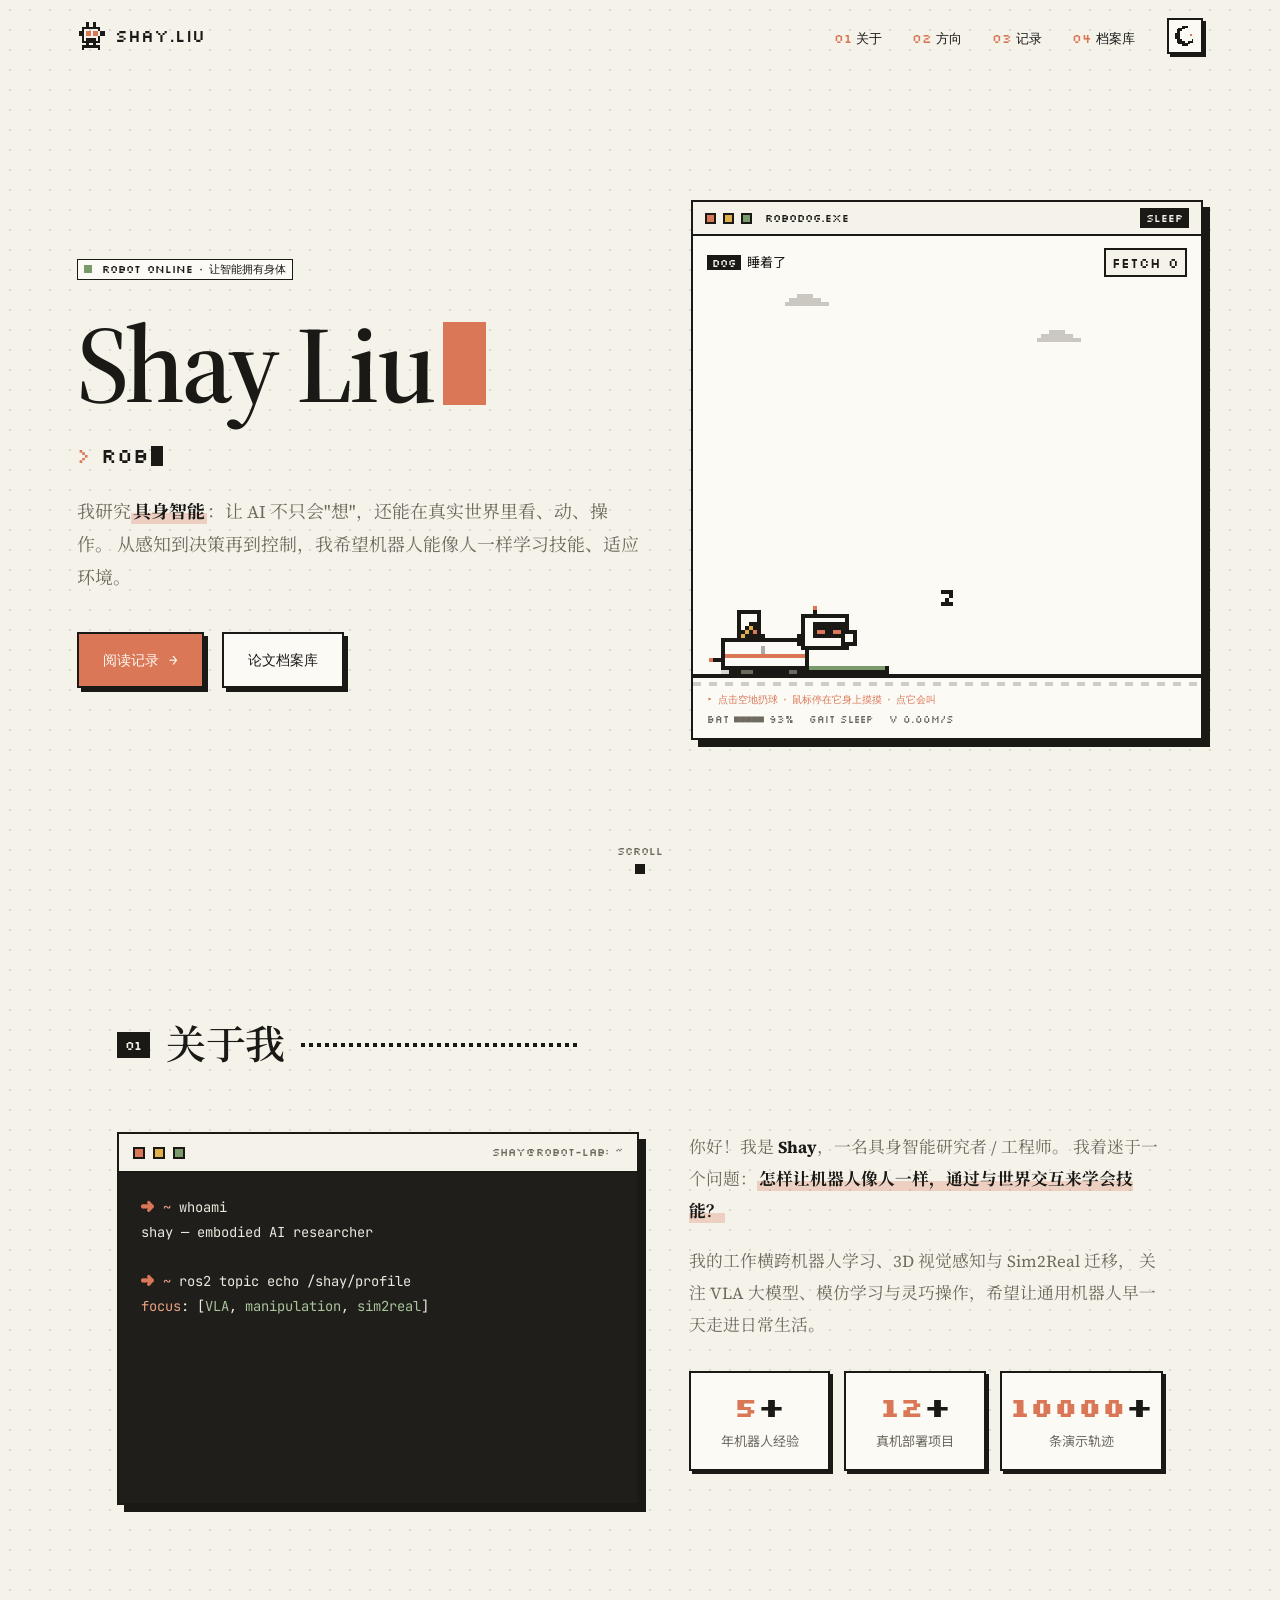
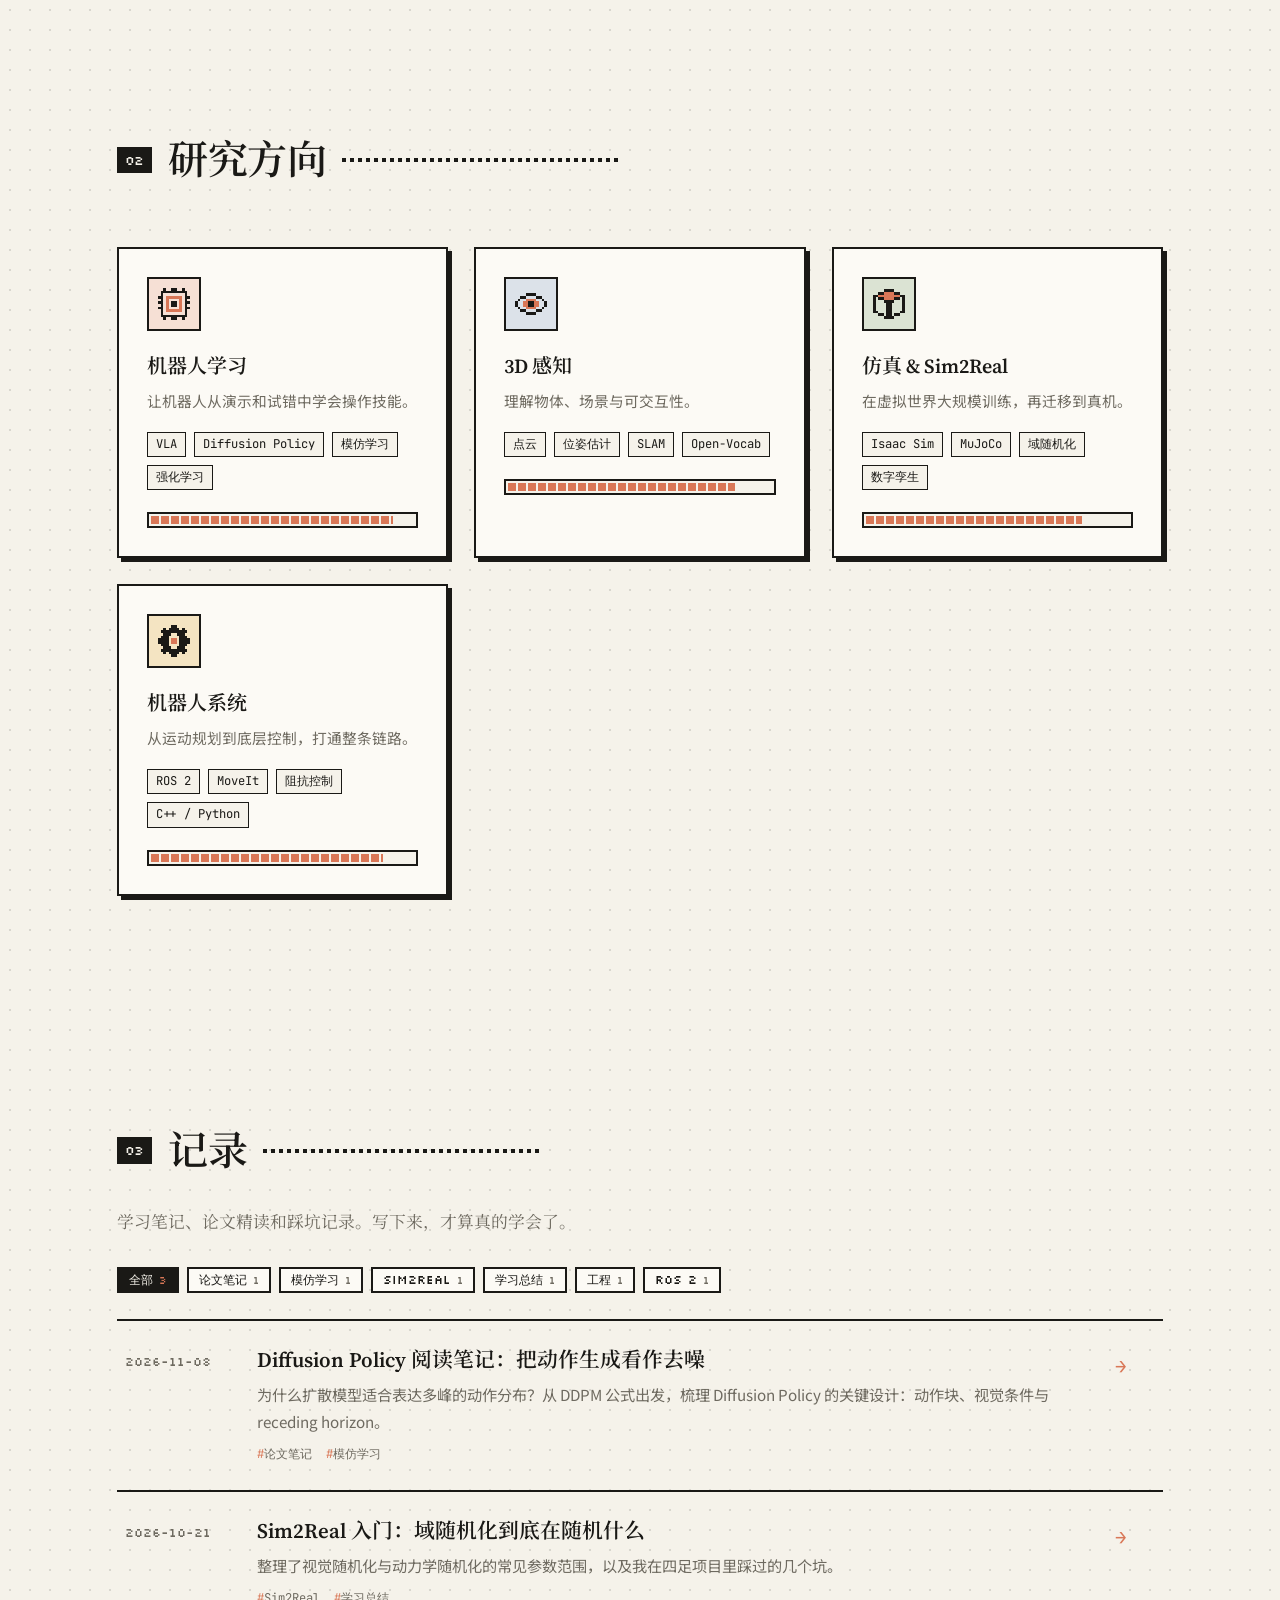
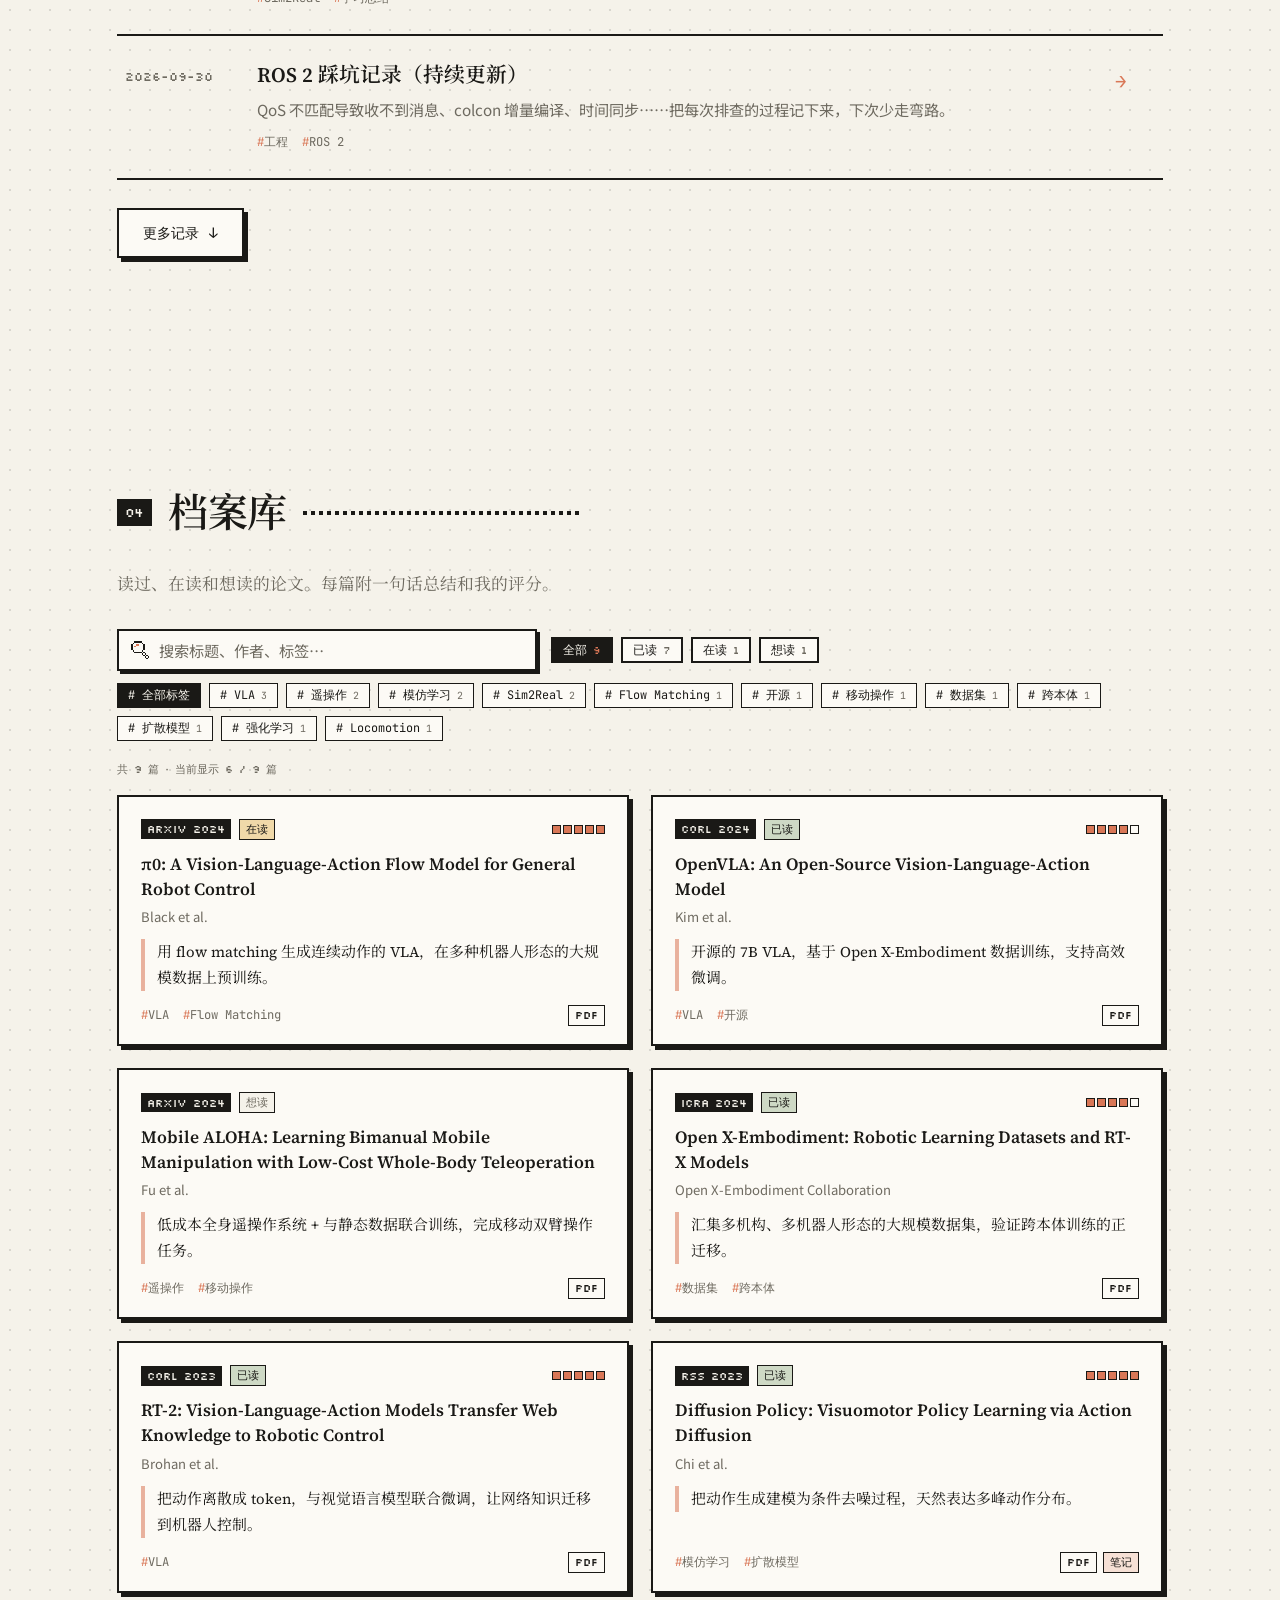
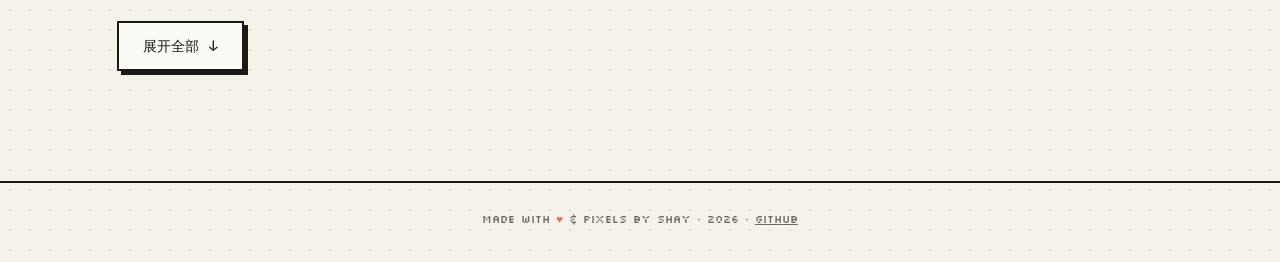
<file: index.html>
<!DOCTYPE html>
<html lang="zh-CN">
<head>
  <meta charset="UTF-8" />
  <meta name="viewport" content="width=device-width, initial-scale=1.0" />
  <title>Shay Liu · 具身智能</title>
  <meta name="description" content="Shay Liu 的个人主页 —— 具身智能 / 机器人学习" />
  <link rel="preconnect" href="https://fonts.googleapis.com" />
  <link rel="preconnect" href="https://fonts.gstatic.com" crossorigin />
  <link href="https://fonts.googleapis.com/css2?family=Silkscreen:wght@400;700&family=Source+Serif+4:opsz,wght@8..60,400;8..60,600&family=Noto+Serif+SC:wght@500;700&family=Noto+Sans+SC:wght@400;500;700&family=JetBrains+Mono:wght@400;600&display=swap" rel="stylesheet" />
  <link rel="stylesheet" href="style.css" />
  <link rel="stylesheet" href="admin.css" />
  <script src="theme.js"></script>
</head>
<body>
  <!-- 导航 -->
  <header class="nav" id="nav">
    <a href="#home" class="logo"><i class="px-icon" data-icon="robot"></i>SHAY.LIU</a>
    <div class="nav-right">
      <nav>
        <button class="menu-btn" id="menuBtn" aria-label="菜单"><span></span><span></span></button>
        <ul id="menu">
          <li><a href="#about"><i>01</i>关于</a></li>
          <li><a href="#skills"><i>02</i>方向</a></li>
          <li><a href="#notes"><i>03</i>记录</a></li>
          <li><a href="#archive"><i>04</i>档案库</a></li>
        </ul>
      </nav>
      <button class="theme-btn" id="themeBtn" aria-label="切换明暗主题" title="切换明暗主题"><i class="px-icon" data-icon="moon"></i></button>
    </div>
  </header>

  <main>
    <!-- Hero -->
    <section class="hero" id="home">
      <div class="hero-inner">
        <p class="status"><span class="dot"></span>Robot online · 让智能拥有身体</p>
        <h1 class="name">Shay Liu<span class="cursor"></span></h1>
        <h2 class="role"><span class="prompt">&gt;</span> <span id="typed"></span><span class="caret"></span></h2>
        <p class="lead">
          我研究<b class="mark">具身智能</b>：让 AI 不只会"想"，还能在真实世界里看、动、操作。
          从感知到决策再到控制，我希望机器人能像人一样学习技能、适应环境。
        </p>
        <div class="cta">
          <a href="#notes" class="btn primary">阅读记录 <span>→</span></a>
          <a href="#archive" class="btn ghost">论文档案库</a>
        </div>
      </div>

      <!-- 首屏互动：像素机器狗（逻辑见 dog.js） -->
      <div class="arm-panel" aria-hidden="true">
        <div class="win-bar"><span class="sq"></span><span class="sq"></span><span class="sq"></span><b>robodog.exe</b><em id="dogMode">STAND</em></div>
        <div class="hud-task"><span><span class="k">DOG</span><span id="dogStatus">—</span></span><b id="dogScore">FETCH 0</b></div>
        <canvas id="dog"></canvas>
        <div class="hud-hint" id="dogHint">▸ 点击空地扔球 · 鼠标停在它身上摸摸 · 点它会叫</div>
        <div class="hud-foot" id="dogHud">—</div>
      </div>

      <a href="#about" class="scroll-hint" aria-label="向下滚动">scroll<span></span></a>
    </section>

    <!-- 关于 -->
    <section id="about" class="section">
      <h3 class="section-title reveal"><i>01</i>关于我<span class="line"></span></h3>
      <div class="about-grid">
        <div class="terminal reveal">
          <div class="term-bar">
            <span class="r"></span><span class="y"></span><span class="g"></span>
            <em>shay@robot-lab: ~</em>
          </div>
          <pre class="term-body" id="termBody"></pre>
        </div>
        <div class="about-side">
          <p class="reveal">
            你好！我是 <b>Shay</b>，一名具身智能研究者 / 工程师。
            我着迷于一个问题：<b class="mark">怎样让机器人像人一样，通过与世界交互来学会技能？</b>
          </p>
          <p class="reveal">
            我的工作横跨机器人学习、3D 视觉感知与 Sim2Real 迁移，
            关注 VLA 大模型、模仿学习与灵巧操作，希望让通用机器人早一天走进日常生活。
          </p>
          <div class="stats">
            <div class="stat reveal"><b data-count="5">0</b><span>年机器人经验</span></div>
            <div class="stat reveal"><b data-count="12">0</b><span>真机部署项目</span></div>
            <div class="stat reveal"><b data-count="10000">0</b><span>条演示轨迹</span></div>
          </div>
        </div>
      </div>
    </section>

    <!-- 研究方向 -->
    <section id="skills" class="section">
      <h3 class="section-title reveal"><i>02</i>研究方向<span class="line"></span></h3>
      <div class="skill-grid">
        <div class="card skill reveal">
          <div class="icon"><i class="px-icon" data-icon="chip"></i></div>
          <h4>机器人学习</h4>
          <p>让机器人从演示和试错中学会操作技能。</p>
          <ul class="tags"><li>VLA</li><li>Diffusion Policy</li><li>模仿学习</li><li>强化学习</li></ul>
          <div class="bar"><span style="--w:92%"></span></div>
        </div>
        <div class="card skill reveal">
          <div class="icon"><i class="px-icon" data-icon="eye"></i></div>
          <h4>3D 感知</h4>
          <p>理解物体、场景与可交互性。</p>
          <ul class="tags"><li>点云</li><li>位姿估计</li><li>SLAM</li><li>Open-Vocab</li></ul>
          <div class="bar"><span style="--w:86%"></span></div>
        </div>
        <div class="card skill reveal">
          <div class="icon"><i class="px-icon" data-icon="cube"></i></div>
          <h4>仿真 &amp; Sim2Real</h4>
          <p>在虚拟世界大规模训练，再迁移到真机。</p>
          <ul class="tags"><li>Isaac Sim</li><li>MuJoCo</li><li>域随机化</li><li>数字孪生</li></ul>
          <div class="bar"><span style="--w:82%"></span></div>
        </div>
        <div class="card skill reveal">
          <div class="icon"><i class="px-icon" data-icon="gear"></i></div>
          <h4>机器人系统</h4>
          <p>从运动规划到底层控制，打通整条链路。</p>
          <ul class="tags"><li>ROS 2</li><li>MoveIt</li><li>阻抗控制</li><li>C++ / Python</li></ul>
          <div class="bar"><span style="--w:88%"></span></div>
        </div>
      </div>
    </section>

    <!-- 记录：学习笔记 / 写作（内容见 content/notes/） -->
    <section id="notes" class="section">
      <h3 class="section-title reveal"><i>03</i>记录<span class="line"></span></h3>
      <p class="section-desc reveal">学习笔记、论文精读和踩坑记录。写下来，才算真的学会了。</p>
      <div class="filter-bar reveal" id="noteTags"></div>
      <ol class="note-list" id="noteList"><li class="empty">加载中…</li></ol>
      <button class="btn ghost more-btn" id="noteMore" hidden>更多记录 <span>↓</span></button>
    </section>

    <!-- 档案库：读过的论文（内容见 content/papers.json） -->
    <section id="archive" class="section">
      <h3 class="section-title reveal"><i>04</i>档案库<span class="line"></span></h3>
      <p class="section-desc reveal">读过、在读和想读的论文。每篇附一句话总结和我的评分。</p>
      <div class="archive-tools reveal">
        <label class="search"><i class="px-icon" data-icon="search"></i><input id="paperSearch" type="search" placeholder="搜索标题、作者、标签…" autocomplete="off" /></label>
        <div class="filter-bar" id="paperStatus"></div>
      </div>
      <div class="filter-bar tag-bar reveal" id="paperTags"></div>
      <p class="archive-count" id="paperCount"></p>
      <div class="paper-list" id="paperList"></div>
      <button class="btn ghost more-btn" id="paperMore" hidden>展开全部 <span>↓</span></button>
    </section>
  </main>

  <footer>
    <p>Made with <span class="heart">♥</span> &amp; pixels by Shay · <span id="year"></span> · <a href="https://github.com/ShayLyu" target="_blank" rel="noopener">GitHub</a></p>
  </footer>

  <script src="main.js"></script>
  <script src="dog.js"></script>
  <script src="admin.js"></script>
  <script src="content.js"></script>
</body>
</html>
</file>
<file: style.css>
/* =========================================================
 * 像素简约风格
 * 颜色变量值为 "R, G, B"，由 theme.js 在运行时按主题覆盖
 * ========================================================= */
:root {
  --paper-rgb: 245, 242, 234;   /* 背景：暖白纸 */
  --surface-rgb: 252, 250, 245; /* 卡片 */
  --ink-rgb: 26, 25, 22;        /* 墨色：文字 / 边框 */
  --muted-rgb: 110, 106, 96;
  --c1: 217, 119, 87;           /* 赤陶橙：主强调色 */
  --c2: 122, 154, 108;          /* 鼠尾草绿 */
  --c3: 106, 140, 191;          /* 石板蓝 */
  --c4: 224, 176, 76;           /* 奶油黄 */
  --term-rgb: 31, 30, 27;
  --sh-rgb: 26, 25, 22;          /* 像素硬阴影 */

  --paper: rgb(var(--paper-rgb));
  --surface: rgb(var(--surface-rgb));
  --ink: rgb(var(--ink-rgb));
  --muted: rgb(var(--muted-rgb));
  --accent: rgb(var(--c1));
  --sage: rgb(var(--c2));
  --blue: rgb(var(--c3));
  --butter: rgb(var(--c4));
  --dot: rgba(var(--ink-rgb), .13);
  --sh: rgb(var(--sh-rgb));

  --px: "Silkscreen", "JetBrains Mono", monospace;
  --serif: "Source Serif 4", "Noto Serif SC", Georgia, serif;
  --sans: "Noto Sans SC", system-ui, sans-serif;
  --mono: "JetBrains Mono", ui-monospace, monospace;
  --shadow: 4px 4px 0 var(--sh);
  --shadow-lg: 7px 7px 0 var(--sh);
}

* { box-sizing: border-box; margin: 0; padding: 0; }
html { scroll-behavior: smooth; }
body {
  background-color: var(--paper);
  background-image: radial-gradient(var(--dot) 1px, transparent 1.2px);
  background-size: 20px 20px;
  color: var(--ink);
  font-family: var(--sans);
  line-height: 1.75;
  overflow-x: hidden;
  -webkit-font-smoothing: antialiased;
  transition: background-color .3s, color .3s;
}
a { color: inherit; text-decoration: none; }
ul, ol { list-style: none; }
::selection { background: var(--accent); color: var(--paper); }
.mono { font-family: var(--mono); }
.accent { color: var(--accent); }
.hl { color: var(--accent); font-weight: 600; }
.mark { background: linear-gradient(transparent 58%, rgba(var(--c1), .28) 58%); padding: 0 2px; }

/* ===== 像素图标（由 main.js 渲染为 SVG） ===== */
.px-icon { display: inline-block; }
.px-icon svg { display: block; width: 100%; height: 100%; shape-rendering: crispEdges; }
.px-icon .k { fill: var(--ink); }
.px-icon .o { fill: var(--accent); }

/* ===== 导航 ===== */
.nav {
  position: fixed; top: 0; left: 0; right: 0; z-index: 50;
  display: flex; justify-content: space-between; align-items: center;
  padding: 18px 6vw; transition: padding .2s, background-color .3s, border-color .2s;
  border-bottom: 2px solid transparent;
}
.nav.scrolled { padding: 12px 6vw; background: var(--paper); border-color: var(--ink); }
.logo { display: flex; align-items: center; gap: 10px; font-family: var(--px); font-size: 1.05rem; }
.logo .px-icon { width: 28px; height: 28px; }
.nav-right { display: flex; align-items: center; gap: 28px; }
.nav ul { display: flex; gap: 22px; }
.nav ul a { font-family: var(--px); font-size: .8rem; text-transform: uppercase; padding: 2px 4px; }
.nav ul a i { color: var(--accent); font-style: normal; margin-right: 4px; }
.nav ul a:hover { background: var(--ink); color: var(--paper); }
.theme-btn {
  width: 36px; height: 36px; display: grid; place-items: center; cursor: pointer; padding: 6px;
  background: var(--surface); border: 2px solid var(--ink); box-shadow: 3px 3px 0 var(--sh); color: var(--ink);
  transition: transform .1s, box-shadow .1s;
}
.theme-btn:hover { transform: translate(-1px, -1px); box-shadow: 4px 4px 0 var(--sh); }
.theme-btn:active { transform: translate(3px, 3px); box-shadow: 0 0 0 var(--sh); }
.theme-btn .px-icon { width: 20px; height: 20px; }
.menu-btn { display: none; background: none; border: 0; cursor: pointer; width: 30px; height: 22px; position: relative; z-index: 60; }
.menu-btn span { position: absolute; left: 0; right: 0; height: 4px; background: var(--ink); transition: .2s steps(3); }
.menu-btn span:first-child { top: 2px; }
.menu-btn span:last-child { bottom: 2px; }
.menu-btn.open span:first-child { top: 9px; transform: rotate(45deg); }
.menu-btn.open span:last-child { bottom: 9px; transform: rotate(-45deg); }

/* ===== 按钮 ===== */
.btn {
  display: inline-flex; align-items: center; gap: 10px;
  padding: 13px 24px; font-family: var(--px); font-size: .9rem; text-transform: uppercase;
  border: 2px solid var(--ink); box-shadow: var(--shadow);
  transition: transform .1s, box-shadow .1s, background-color .2s;
}
.btn:hover { transform: translate(-2px, -2px); box-shadow: 6px 6px 0 var(--sh); }
.btn:active { transform: translate(4px, 4px); box-shadow: 0 0 0 var(--sh); }
.btn.primary { background: var(--accent); color: #fffaf2; }
.btn.ghost { background: var(--surface); color: var(--ink); }
.btn.large { padding: 17px 34px; font-size: 1rem; }
.btn span { transition: transform .15s steps(2); }
.btn:hover span { transform: translateX(4px); }

/* ===== Hero ===== */
.hero {
  min-height: 100vh; display: grid; grid-template-columns: 1.1fr 1fr; gap: 4vw; align-items: center;
  padding: 120px 6vw 80px; position: relative;
}
.hero-inner { max-width: 720px; min-width: 0; }
.hero-inner > * { animation: pxIn .6s steps(5) both; }
.hero-inner > *:nth-child(2) { animation-delay: .08s; }
.hero-inner > *:nth-child(3) { animation-delay: .16s; }
.hero-inner > *:nth-child(4) { animation-delay: .24s; }
.hero-inner > *:nth-child(5) { animation-delay: .32s; }
@keyframes pxIn { from { opacity: 0; transform: translateY(16px); } }
.status {
  display: inline-flex; align-items: center; gap: 10px;
  font-family: var(--px); font-size: .74rem; text-transform: uppercase;
  padding: 6px 12px; background: var(--surface); border: 2px solid var(--ink);
}
.dot { width: 8px; height: 8px; background: var(--sage); animation: blink 1.2s steps(1) infinite; }
.name {
  font-family: var(--serif); font-weight: 600; letter-spacing: -.025em;
  font-size: clamp(3.2rem, 8.5vw, 6.8rem); line-height: 1; margin: 30px 0 18px;
}
.name .cursor { display: inline-block; width: .4em; height: .76em; margin-left: .08em; background: var(--accent); vertical-align: -.02em; animation: blink 1.1s steps(1) infinite; }
.role { font-family: var(--px); font-weight: 400; font-size: clamp(1rem, 2.2vw, 1.3rem); min-height: 2em; }
.role .prompt { color: var(--accent); }
.caret { display: inline-block; width: .6em; height: 1em; background: var(--ink); vertical-align: -.15em; margin-left: 2px; animation: blink 1s steps(1) infinite; }
@keyframes blink { 50% { opacity: 0; } }
.lead { font-family: var(--serif); max-width: 580px; color: var(--muted); font-size: 1.12rem; margin: 16px 0 38px; line-height: 1.85; }
.lead b { color: var(--ink); }
.cta { display: flex; gap: 18px; flex-wrap: wrap; }

.scroll-hint { position: absolute; bottom: 26px; left: 50%; transform: translateX(-50%); font-family: var(--px); font-size: .66rem; color: var(--muted); display: flex; flex-direction: column; align-items: center; gap: 4px; }
.scroll-hint span { width: 10px; height: 10px; background: var(--ink); animation: drop 1.2s steps(4) infinite; }
@keyframes drop { to { transform: translateY(12px); opacity: 0; } }

/* ===== 机械臂面板 ===== */
.arm-panel {
  position: relative; height: min(540px, 70vh); min-width: 0;
  background: var(--surface); border: 2px solid var(--ink); box-shadow: var(--shadow-lg);
  cursor: crosshair; touch-action: none; user-select: none; -webkit-user-select: none;
  animation: pxIn .7s .3s steps(5) both;
}
.arm-panel canvas { position: absolute; inset: 0; width: 100%; height: 100%; image-rendering: pixelated; }
.win-bar {
  position: absolute; top: 0; left: 0; right: 0; height: 34px; z-index: 1; pointer-events: none;
  display: flex; align-items: center; gap: 7px; padding: 0 12px;
  border-bottom: 2px solid var(--ink); background: var(--paper);
  font-family: var(--px); font-size: .7rem; text-transform: uppercase;
}
.win-bar .sq { width: 11px; height: 11px; border: 2px solid var(--ink); }
.win-bar .sq:nth-child(1) { background: var(--accent); }
.win-bar .sq:nth-child(2) { background: var(--butter); }
.win-bar .sq:nth-child(3) { background: var(--sage); }
.win-bar b { font-weight: 400; margin-left: 6px; white-space: nowrap; }
.win-bar em { margin-left: auto; font-style: normal; padding: 0 6px; background: var(--ink); color: var(--paper); white-space: nowrap; }
.win-bar em.manual { background: var(--accent); color: #fffaf2; }
.hud-task {
  position: absolute; top: 46px; left: 14px; right: 14px; z-index: 1; pointer-events: none;
  display: flex; justify-content: space-between; align-items: center; gap: 10px; font-size: .82rem;
}
.hud-task .k { font-family: var(--px); font-size: .7rem; padding: 0 5px; margin-right: 6px; background: var(--ink); color: var(--paper); }
.hud-task .sw { display: inline-block; width: 12px; height: 12px; margin: 0 5px; border: 2px solid var(--ink); vertical-align: -1px; }
.hud-task b { font-family: var(--px); font-weight: 400; font-size: .9rem; padding: 0 6px; border: 2px solid var(--ink); background: var(--paper); white-space: nowrap; }
.hud-task b.pop { animation: pop .45s steps(3); }
@keyframes pop { 50% { transform: scale(1.35); background: var(--butter); } }
.hud-hint, .hud-foot { position: absolute; left: 14px; right: 14px; z-index: 1; pointer-events: none; font-family: var(--px); font-size: .62rem; text-transform: uppercase; white-space: pre; overflow: hidden; }
.hud-hint { bottom: 30px; color: var(--accent); animation: blink 1.6s steps(1) infinite; }
.hud-hint.used { animation: none; color: var(--muted); }
.hud-foot { bottom: 10px; color: var(--muted); }

/* ===== 通用 Section ===== */
.section { padding: 110px 6vw; max-width: 1200px; margin: 0 auto; }
.section-title {
  display: flex; align-items: center; gap: 16px; margin-bottom: 52px;
  font-family: var(--serif); font-size: clamp(1.8rem, 3.6vw, 2.5rem); font-weight: 600; letter-spacing: -.01em;
}
.section-title i { font-family: var(--px); font-style: normal; font-weight: 400; font-size: .8rem; padding: 2px 8px; background: var(--ink); color: var(--paper); }
.section-title .line { flex: 1; max-width: 280px; height: 4px; background: repeating-linear-gradient(90deg, var(--ink) 0 4px, transparent 4px 8px); }

.card {
  background: var(--surface); border: 2px solid var(--ink); box-shadow: var(--shadow);
  padding: 28px; position: relative; transition: transform .12s, box-shadow .12s, background-color .3s;
}
.card:hover { transform: translate(-3px, -3px); box-shadow: var(--shadow-lg); }

.tags { display: flex; flex-wrap: wrap; gap: 8px; }
.tags li { font-family: var(--mono); font-size: .76rem; padding: 1px 8px; border: 1.5px solid var(--ink); background: var(--paper); }
.tags.small { gap: 4px 14px; }
.tags.small li { border: 0; background: none; padding: 0; color: var(--muted); }
.tags.small li::before { content: "#"; color: var(--accent); }

/* ===== 关于 ===== */
.about-grid { display: grid; grid-template-columns: 1.1fr 1fr; gap: 50px; align-items: start; }
.terminal { border: 2px solid var(--ink); box-shadow: var(--shadow-lg); background: rgb(var(--term-rgb)); }
.term-bar { display: flex; align-items: center; gap: 8px; padding: 9px 14px; background: var(--paper); border-bottom: 2px solid var(--ink); }
.term-bar span { width: 12px; height: 12px; border: 2px solid var(--ink); }
.term-bar .r { background: var(--accent); } .term-bar .y { background: var(--butter); } .term-bar .g { background: var(--sage); }
.term-bar em { margin-left: auto; font-style: normal; font-family: var(--px); font-size: .68rem; color: var(--muted); }
.term-body { font-family: var(--mono); font-size: .86rem; padding: 22px; min-height: 330px; white-space: pre-wrap; color: #ece8dd; line-height: 1.8; }
.term-body .c { color: #e8a083; } .term-body .p { color: #d97757; } .term-body .g { color: #a9c49a; } .term-body .m { color: #8d897e; }
.about-side p { color: var(--muted); font-size: 1.05rem; margin-bottom: 18px; font-family: var(--serif); line-height: 1.9; }
.about-side p b { color: var(--ink); }
.stats { display: grid; grid-template-columns: repeat(3, 1fr); gap: 14px; margin-top: 30px; }
.stat { text-align: center; padding: 16px 8px; border: 2px solid var(--ink); background: var(--surface); box-shadow: 3px 3px 0 var(--sh); }
.stat b { display: block; font-family: var(--px); font-weight: 700; font-size: 1.7rem; color: var(--accent); line-height: 1.3; }
.stat b::after { content: "+"; color: var(--ink); }
.stat span { font-size: .82rem; color: var(--muted); }

/* ===== 技能 ===== */
.skill-grid { display: grid; grid-template-columns: repeat(auto-fit, minmax(250px, 1fr)); gap: 26px; }
.skill .icon { width: 54px; height: 54px; padding: 9px; margin-bottom: 18px; border: 2px solid var(--ink); }
.skill:nth-child(1) .icon { background: rgba(var(--c1), .2); }
.skill:nth-child(2) .icon { background: rgba(var(--c3), .22); }
.skill:nth-child(3) .icon { background: rgba(var(--c2), .25); }
.skill:nth-child(4) .icon { background: rgba(var(--c4), .3); }
.skill h4 { font-family: var(--serif); font-size: 1.25rem; font-weight: 600; margin-bottom: 4px; }
.skill p { color: var(--muted); font-size: .92rem; margin-bottom: 18px; }
.bar { height: 16px; margin-top: 22px; border: 2px solid var(--ink); padding: 2px; background: var(--paper); }
.bar span {
  display: block; height: 100%; width: 0;
  background: repeating-linear-gradient(90deg, var(--accent) 0 8px, transparent 8px 10px);
  transition: width 1.2s steps(12) .3s;
}
.skill.visible .bar span { width: var(--w); }

/* ===== 通用：筛选标签 / 更多按钮 / 空状态 ===== */
.section-desc { font-family: var(--serif); color: var(--muted); font-size: 1.05rem; margin: -30px 0 30px; }
.filter-bar { display: flex; flex-wrap: wrap; gap: 8px; }
.chip {
  font-family: var(--px); font-size: .72rem; text-transform: uppercase; cursor: pointer;
  padding: 3px 10px; border: 2px solid var(--ink); background: var(--surface); color: var(--ink);
  transition: transform .1s, box-shadow .1s;
}
.chip small { font-size: .62rem; margin-left: 6px; color: var(--muted); }
.chip:hover { transform: translate(-1px, -1px); box-shadow: 2px 2px 0 var(--sh); }
.chip.on { background: var(--ink); color: var(--paper); }
.chip.on small { color: var(--accent); }
.more-btn { margin-top: 28px; cursor: pointer; }
.empty { color: var(--muted); font-family: var(--serif); padding: 24px 0; list-style: none; }

/* ===== 记录 ===== */
#noteTags { margin-bottom: 26px; }
.note-list { border-top: 2px solid var(--ink); }
.note-item { border-bottom: 2px solid var(--ink); animation: pxIn .4s steps(4) both; }
.note-item a { display: grid; grid-template-columns: 112px 1fr 40px; gap: 20px; align-items: start; padding: 24px 8px; transition: background-color .15s; }
.note-item a:hover { background: var(--surface); }
.note-item time { font-family: var(--px); font-size: .76rem; color: var(--muted); padding-top: 6px; }
.note-item h4 { font-family: var(--serif); font-size: 1.3rem; font-weight: 600; line-height: 1.45; margin-bottom: 6px; }
.note-item p { color: var(--muted); font-size: .95rem; margin-bottom: 10px; }
.note-item .arrow { font-family: var(--px); font-size: 1.2rem; color: var(--accent); padding-top: 4px; transition: transform .15s steps(2); }
.note-item a:hover .arrow { transform: translateX(6px); }
.note-item a:hover h4 { color: var(--accent); }

/* ===== 档案库 ===== */
.archive-tools { display: flex; flex-wrap: wrap; gap: 14px; align-items: center; margin-bottom: 12px; }
.search {
  flex: 1 1 260px; max-width: 420px; display: flex; align-items: center; gap: 10px;
  padding: 8px 12px; border: 2px solid var(--ink); background: var(--surface); box-shadow: 3px 3px 0 var(--sh);
}
.search .px-icon { width: 18px; height: 18px; flex: none; }
.search input { flex: 1; min-width: 0; border: 0; outline: 0; background: none; color: var(--ink); font-family: var(--sans); font-size: .95rem; }
.search input::placeholder { color: var(--muted); }
.search:focus-within { box-shadow: 3px 3px 0 var(--accent); }
.tag-bar .chip { text-transform: none; font-family: var(--mono); font-size: .74rem; border-width: 1.5px; }
.archive-count { font-family: var(--px); font-size: .7rem; color: var(--muted); margin: 18px 0 16px; text-transform: uppercase; }
.paper-list { display: grid; grid-template-columns: repeat(auto-fill, minmax(340px, 1fr)); gap: 22px; }
.paper {
  display: flex; flex-direction: column; padding: 22px 22px 18px;
  background: var(--surface); border: 2px solid var(--ink); box-shadow: var(--shadow);
  transition: transform .12s, box-shadow .12s; animation: pxIn .4s steps(4) both;
}
.paper:hover { transform: translate(-2px, -2px); box-shadow: 6px 6px 0 var(--sh); }
.paper-meta { display: flex; align-items: center; gap: 8px; flex-wrap: wrap; margin-bottom: 12px; }
.venue { font-family: var(--px); font-size: .7rem; padding: 0 6px; background: var(--ink); color: var(--paper); }
.status { font-family: var(--px); font-size: .68rem; padding: 0 6px; border: 1.5px solid var(--ink); }
.s-read { background: rgba(var(--c2), .35); }
.s-reading { background: rgba(var(--c4), .45); }
.s-todo { background: var(--paper); color: var(--muted); }
.stars { display: inline-flex; gap: 2px; margin-left: auto; }
.stars i { width: 9px; height: 9px; border: 1.5px solid var(--ink); }
.stars i.on { background: var(--accent); }
.paper h4 { font-family: var(--serif); font-size: 1.08rem; font-weight: 600; line-height: 1.45; }
.paper h4 a:hover { color: var(--accent); text-decoration: underline; text-decoration-thickness: 2px; text-underline-offset: 3px; }
.authors { font-size: .82rem; color: var(--muted); margin: 4px 0 10px; }
.tldr { font-family: var(--serif); font-size: .93rem; line-height: 1.75; padding-left: 12px; border-left: 4px solid rgba(var(--c1), .55); margin-bottom: 14px; }
.paper-foot { margin-top: auto; display: flex; justify-content: space-between; align-items: center; gap: 10px; flex-wrap: wrap; }
.paper .tags.small button { background: none; border: 0; padding: 0; font: inherit; color: inherit; cursor: pointer; }
.paper .tags.small button:hover { color: var(--accent); }
.links { display: flex; gap: 6px; font-family: var(--px); font-size: .68rem; text-transform: uppercase; }
.links a { padding: 0 6px; border: 1.5px solid var(--ink); }
.links a:hover { background: var(--ink); color: var(--paper); }
.links .note-link { background: rgba(var(--c1), .2); }

/* ===== 记录阅读页 ===== */
.note-page .nav { background: var(--paper); border-color: var(--ink); }
.note-wrap { max-width: 760px; margin: 0 auto; padding: 120px 6vw 80px; }
.back-link { display: inline-block; font-family: var(--px); font-size: .74rem; text-transform: uppercase; padding: 2px 8px; border: 2px solid var(--ink); background: var(--surface); margin-bottom: 36px; }
.back-link:hover { background: var(--ink); color: var(--paper); }
.note-head { padding-bottom: 28px; margin-bottom: 36px; background: repeating-linear-gradient(90deg, var(--ink) 0 4px, transparent 4px 8px) bottom / 100% 4px no-repeat; }
.note-meta { display: flex; gap: 14px; font-family: var(--px); font-size: .72rem; color: var(--muted); text-transform: uppercase; }
.note-title { font-family: var(--serif); font-weight: 600; font-size: clamp(1.9rem, 5vw, 2.8rem); line-height: 1.3; letter-spacing: -.01em; margin: 12px 0 18px; }
.related-paper { display: flex; flex-wrap: wrap; align-items: baseline; gap: 8px; margin-top: 18px; padding: 10px 14px; border: 2px solid var(--ink); background: var(--surface); box-shadow: 3px 3px 0 var(--sh); font-family: var(--serif); font-size: .95rem; transition: transform .1s, box-shadow .1s; }
.related-paper span { font-family: var(--px); font-size: .66rem; padding: 0 6px; background: var(--accent); color: #fffaf2; }
.related-paper em { font-style: normal; font-family: var(--px); font-size: .68rem; color: var(--muted); }
.related-paper:hover { transform: translate(-1px, -1px); box-shadow: 4px 4px 0 var(--sh); }

.prose { font-family: var(--serif); font-size: 1.08rem; line-height: 1.95; }
.prose > * + * { margin-top: 1.1em; }
.prose h2 { font-size: 1.6rem; font-weight: 600; margin-top: 2em; line-height: 1.35; display: flex; align-items: center; gap: 12px; }
.prose h2::before { content: ""; width: 12px; height: 12px; flex: none; background: var(--accent); border: 2px solid var(--ink); }
.prose h3 { font-size: 1.25rem; font-weight: 600; margin-top: 1.6em; }
.prose a { color: var(--accent); text-decoration: underline; text-decoration-thickness: 2px; text-underline-offset: 3px; }
.prose strong { background: linear-gradient(transparent 60%, rgba(var(--c1), .25) 60%); }
.prose ul, .prose ol { padding-left: 1.4em; }
.prose ul { list-style: none; }
.prose ul > li { position: relative; }
.prose ul > li::before { content: ""; position: absolute; left: -1.1em; top: .8em; width: 7px; height: 7px; background: var(--ink); }
.prose ol { list-style: decimal; }
.prose ol > li::marker { font-family: var(--px); color: var(--accent); }
.prose li + li { margin-top: .35em; }
.prose blockquote { padding: 12px 18px; border: 2px solid var(--ink); border-left-width: 8px; background: var(--surface); color: var(--muted); font-size: .98rem; }
.prose code { font-family: var(--mono); font-size: .85em; padding: 1px 6px; background: rgba(var(--ink-rgb), .07); border: 1px solid rgba(var(--ink-rgb), .2); }
.prose pre { padding: 18px 20px; overflow-x: auto; background: rgb(var(--term-rgb)); color: #ece8dd; border: 2px solid var(--ink); box-shadow: var(--shadow); line-height: 1.7; }
.prose pre code { background: none; border: 0; padding: 0; font-size: .86rem; color: inherit; }
.prose table { width: 100%; border-collapse: collapse; font-family: var(--sans); font-size: .92rem; border: 2px solid var(--ink); }
.prose th { font-family: var(--px); font-size: .74rem; font-weight: 400; text-transform: uppercase; text-align: left; background: var(--ink); color: var(--paper); padding: 8px 12px; }
.prose td { padding: 8px 12px; border-top: 1.5px solid rgba(var(--ink-rgb), .25); }
.prose img { max-width: 100%; border: 2px solid var(--ink); box-shadow: var(--shadow); }
.prose hr { border: 0; height: 4px; background: repeating-linear-gradient(90deg, var(--ink) 0 4px, transparent 4px 8px); }
.math-block { overflow-x: auto; overflow-y: hidden; padding: 6px 0; }
.note-pager { display: grid; grid-template-columns: 1fr 1fr; gap: 16px; margin-top: 64px; }
.note-pager a { padding: 14px 16px; border: 2px solid var(--ink); background: var(--surface); box-shadow: var(--shadow); font-family: var(--serif); font-weight: 600; line-height: 1.5; transition: transform .1s, box-shadow .1s; }
.note-pager a:hover { transform: translate(-2px, -2px); box-shadow: 6px 6px 0 var(--sh); }
.note-pager small { display: block; font-family: var(--px); font-weight: 400; font-size: .68rem; color: var(--accent); margin-bottom: 4px; }
.note-pager .next { text-align: right; }
footer a { text-decoration: underline; }

footer { text-align: center; padding: 26px 6vw 34px; color: var(--muted); font-family: var(--px); font-size: .7rem; border-top: 2px solid var(--ink); }
footer .heart { color: var(--accent); }

/* ===== 滚动出现（阶梯式，像素感） ===== */
.reveal { opacity: 0; transform: translateY(24px); transition: opacity .5s steps(5), transform .5s steps(5); }
.reveal.visible { opacity: 1; transform: none; }

/* ===== 响应式 ===== */
@media (max-width: 1000px) {
  .hero { grid-template-columns: 1fr; padding-bottom: 110px; }
  .arm-panel { height: 400px; }
}
@media (max-width: 860px) {
  .about-grid { grid-template-columns: 1fr; }
  .menu-btn { display: block; }
  .nav ul {
    position: fixed; inset: 0 0 0 auto; width: min(75vw, 300px);
    flex-direction: column; justify-content: center; align-items: center; gap: 30px;
    background: var(--paper); border-left: 2px solid var(--ink);
    transform: translateX(100%); transition: transform .3s steps(6);
  }
  .nav ul.open { transform: none; }
  .nav ul a { font-size: 1rem; }
}
@media (max-width: 520px) {
  .hero, .section, .nav, .nav.scrolled { padding-left: 16px; padding-right: 16px; }
  .section { padding-top: 80px; padding-bottom: 80px; }
  .stats { gap: 10px; }
  .stat b { font-size: 1.3rem; }
  .skill-grid, .paper-list { grid-template-columns: 1fr; }
  .section-title .line { display: none; }
  .nav-right { gap: 16px; }
  .note-item a { grid-template-columns: 1fr; gap: 6px; padding: 18px 4px; }
  .note-item .arrow { display: none; }
  .note-wrap { padding: 100px 16px 60px; }
  .note-pager { grid-template-columns: 1fr; }
  .win-bar b { display: none; }
}
@media (prefers-reduced-motion: reduce) {
  *, *::before, *::after { animation: none !important; transition: none !important; }
  html { scroll-behavior: auto; }
  .reveal { opacity: 1; transform: none; }
}
</file>
<file: admin.css>
/* =========================================================
 * 管理员界面（仅登录后出现，见 admin.js）
 * ========================================================= */
.adm-lock { overflow: hidden; }
.adm-overlay {
  position: fixed; inset: 0; z-index: 200; display: grid; place-items: center; padding: 20px;
  background: rgba(var(--ink-rgb), .35); backdrop-filter: blur(2px);
  animation: pxIn .25s steps(3) both;
}
.adm-modal {
  width: min(620px, 100%); max-height: calc(100vh - 40px); display: flex; flex-direction: column;
  background: var(--paper); border: 2px solid var(--ink); box-shadow: 8px 8px 0 var(--sh); color: var(--ink);
}
.adm-modal.wide { width: min(1180px, 100%); height: calc(100vh - 40px); }
.adm-head {
  display: flex; align-items: center; gap: 12px; padding: 10px 14px; flex: none;
  border-bottom: 2px solid var(--ink); background: var(--surface);
  font-family: var(--px); font-size: .82rem; text-transform: uppercase;
}
.adm-head b { font-weight: 400; padding: 1px 8px; background: var(--ink); color: var(--paper); }
.adm-status { font-family: var(--sans); text-transform: none; font-size: .78rem; color: var(--muted); }
.adm-x { margin-left: auto; width: 28px; height: 28px; border: 2px solid var(--ink); background: var(--paper); color: var(--ink); cursor: pointer; font-size: .8rem; }
.adm-x:hover { background: var(--ink); color: var(--paper); }
.adm-form, .ed { padding: 18px; display: flex; flex-direction: column; gap: 12px; overflow: auto; }
.ed { flex: 1; min-height: 0; }
.adm-modal label, .adm-field { display: flex; flex-direction: column; gap: 4px; font-family: var(--px); font-size: .68rem; text-transform: uppercase; color: var(--muted); min-width: 0; }
.adm-modal input, .adm-modal textarea, .adm-modal select {
  font-family: var(--sans); font-size: .95rem; text-transform: none; color: var(--ink);
  padding: 8px 10px; border: 2px solid var(--ink); background: var(--surface); outline: 0; border-radius: 0; width: 100%;
}
.adm-modal input:focus, .adm-modal textarea:focus, .adm-modal select:focus { box-shadow: 3px 3px 0 var(--accent); }
.adm-modal input[readonly] { color: var(--muted); background: var(--paper); }
.adm-modal textarea { resize: vertical; line-height: 1.6; }
.adm-row { display: flex; gap: 12px; flex-wrap: wrap; }
.adm-row > * { flex: 1 1 160px; }
.adm-row .sm { flex: 0 1 170px; }
.adm-row .xs { flex: 0 1 100px; }
.adm-row .grow, .adm-foot .grow { flex: 1 1 220px; }
.adm-note { font-family: var(--sans); font-size: .8rem; color: var(--muted); text-transform: none; }
.adm-note a { color: var(--accent); text-decoration: underline; }
.adm-note code { font-family: var(--mono); font-size: .78rem; padding: 0 4px; border: 1px solid var(--ink); }
.adm-err { font-size: .85rem; color: #fffaf2; background: #c4472f; padding: 6px 10px; border: 2px solid var(--ink); }
.adm-foot {
  display: flex; align-items: center; gap: 10px; flex-wrap: wrap; padding: 12px 18px; flex: none;
  border-top: 2px solid var(--ink); background: var(--surface);
}
.adm-form .adm-foot { margin: 6px -18px -18px; }
.adm-foot .btn { padding: 9px 18px; font-size: .78rem; cursor: pointer; }
.adm-foot .btn:disabled { opacity: .6; cursor: progress; transform: none; }
.btn.danger { color: #c4472f; }
.adm-sugs { display: flex; flex-wrap: wrap; gap: 6px; margin-top: -4px; }
.adm-sugs:empty { display: none; }
.adm-sug { font-family: var(--mono); font-size: .74rem; padding: 0 8px; border: 1.5px dashed var(--ink); background: none; color: var(--muted); cursor: pointer; }
.adm-sug:hover { border-style: solid; color: var(--ink); background: var(--surface); }

/* 阅读状态 / 评分 */
.seg { display: flex; }
.seg label { flex-direction: row; position: relative; }
.seg input { position: absolute; opacity: 0; width: 1px; height: 1px; }
.seg span { padding: 6px 14px; border: 2px solid var(--ink); margin-left: -2px; background: var(--surface); color: var(--ink); cursor: pointer; font-size: .72rem; }
.seg label:first-child span { margin-left: 0; }
.seg input:checked + span { background: var(--ink); color: var(--paper); }
.seg input:focus-visible + span { box-shadow: 3px 3px 0 var(--accent); }
.rate { display: flex; align-items: center; gap: 4px; padding-top: 4px; }
.rate [data-r] { width: 22px; height: 22px; border: 2px solid var(--ink); background: var(--surface); cursor: pointer; padding: 0; }
.rate [data-r].on { background: var(--accent); }
.rate .clear { width: auto; height: auto; border: 0; background: none; font-family: var(--px); font-size: .62rem; color: var(--muted); margin-left: 6px; text-decoration: underline; }

/* 编辑器 */
.adm-modal .ed-title { font-family: var(--serif); font-size: 1.5rem; font-weight: 600; }
.ed-toolbar { display: flex; flex-wrap: wrap; gap: 4px; align-items: center; padding: 6px; border: 2px solid var(--ink); border-bottom: 0; background: var(--surface); margin-bottom: -12px; }
.ed-toolbar button { font-family: var(--mono); font-size: .78rem; padding: 3px 9px; border: 1.5px solid var(--ink); background: var(--paper); color: var(--ink); cursor: pointer; }
.ed-toolbar button:hover, .ed-toolbar button.on { background: var(--ink); color: var(--paper); }
.ed-tabs { margin-left: auto; display: none; }
.ed-body { flex: 1; min-height: 340px; display: grid; grid-template-columns: 1fr 1fr; border: 2px solid var(--ink); }
.adm-modal .ed-md { border: 0; border-right: 2px solid var(--ink); box-shadow: none; resize: none; font-family: var(--mono); font-size: .9rem; line-height: 1.75; height: 100%; min-height: 340px; padding: 16px; }
.adm-modal .ed-md:focus { box-shadow: none; background: var(--surface); }
.ed-preview { overflow: auto; padding: 16px 22px; background: var(--paper); font-size: 1rem; text-transform: none; }

/* 浮动管理栏 + 列表项上的编辑按钮 */
.adm-dock {
  position: fixed; right: 18px; bottom: 18px; z-index: 90; display: flex; align-items: center; gap: 8px; flex-wrap: wrap; justify-content: flex-end;
  padding: 8px; background: var(--paper); border: 2px solid var(--ink); box-shadow: 5px 5px 0 var(--sh);
}
.adm-dock .btn { padding: 8px 14px; font-size: .74rem; cursor: pointer; box-shadow: 3px 3px 0 var(--sh); }
.adm-dock .btn.icon { padding: 8px 10px; }
.adm-badge { font-family: var(--px); font-size: .62rem; padding: 0 6px; background: var(--accent); color: #fffaf2; }
.adm-item-bar { display: flex; gap: 6px; }
.adm-item-bar button { font-family: var(--px); font-size: .64rem; text-transform: uppercase; padding: 1px 8px; border: 1.5px solid var(--ink); background: var(--surface); color: var(--ink); cursor: pointer; }
.adm-item-bar button:hover { background: var(--ink); color: var(--paper); }
.adm-item-bar .danger { color: #c4472f; }
.note-item { position: relative; }
.note-item .adm-item-bar { position: absolute; right: 8px; bottom: 10px; }
.paper .adm-item-bar { margin-top: 12px; padding-top: 10px; border-top: 1.5px dashed rgba(var(--ink-rgb), .3); }

/* 提示 */
.adm-toast {
  position: fixed; left: 50%; top: 22px; z-index: 300; transform: translateX(-50%);
  padding: 10px 18px; font-size: .9rem; background: var(--ink); color: var(--paper); border: 2px solid var(--ink); box-shadow: 4px 4px 0 var(--accent);
  max-width: calc(100vw - 32px);
}
.adm-toast.err { background: #c4472f; color: #fffaf2; box-shadow: 4px 4px 0 var(--sh); }
.adm-toast.out { opacity: 0; transition: opacity .3s steps(3); }

@media (max-width: 760px) {
  .ed-tabs { display: inline-flex; gap: 4px; }
  .ed-body { grid-template-columns: 1fr; }
  .ed-body[data-view="edit"] .ed-preview, .ed-body[data-view="preview"] .ed-md { display: none; }
  .adm-modal .ed-md { border-right: 0; }
  .adm-overlay { padding: 0; }
  .adm-modal, .adm-modal.wide { max-height: 100vh; height: 100vh; width: 100%; box-shadow: none; }
  .adm-dock { left: 12px; right: 12px; bottom: 12px; }
}
</file>
